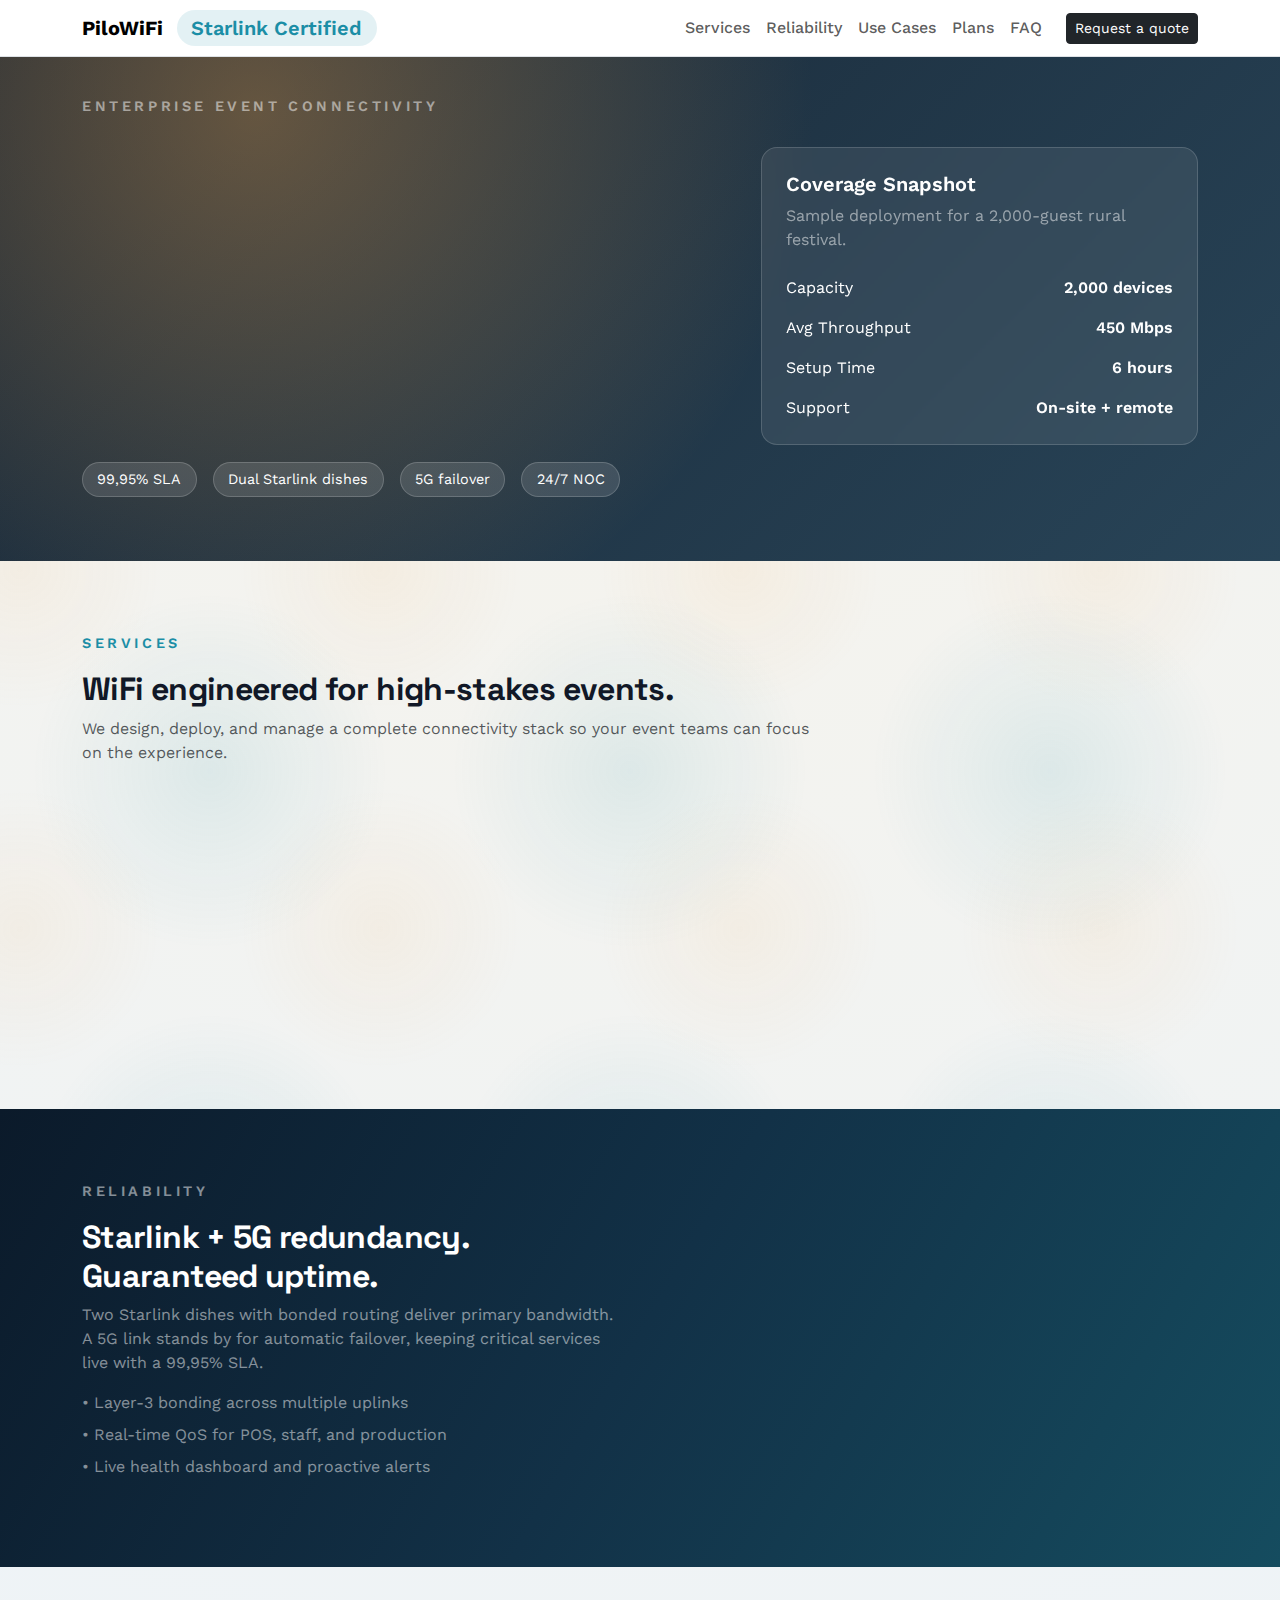
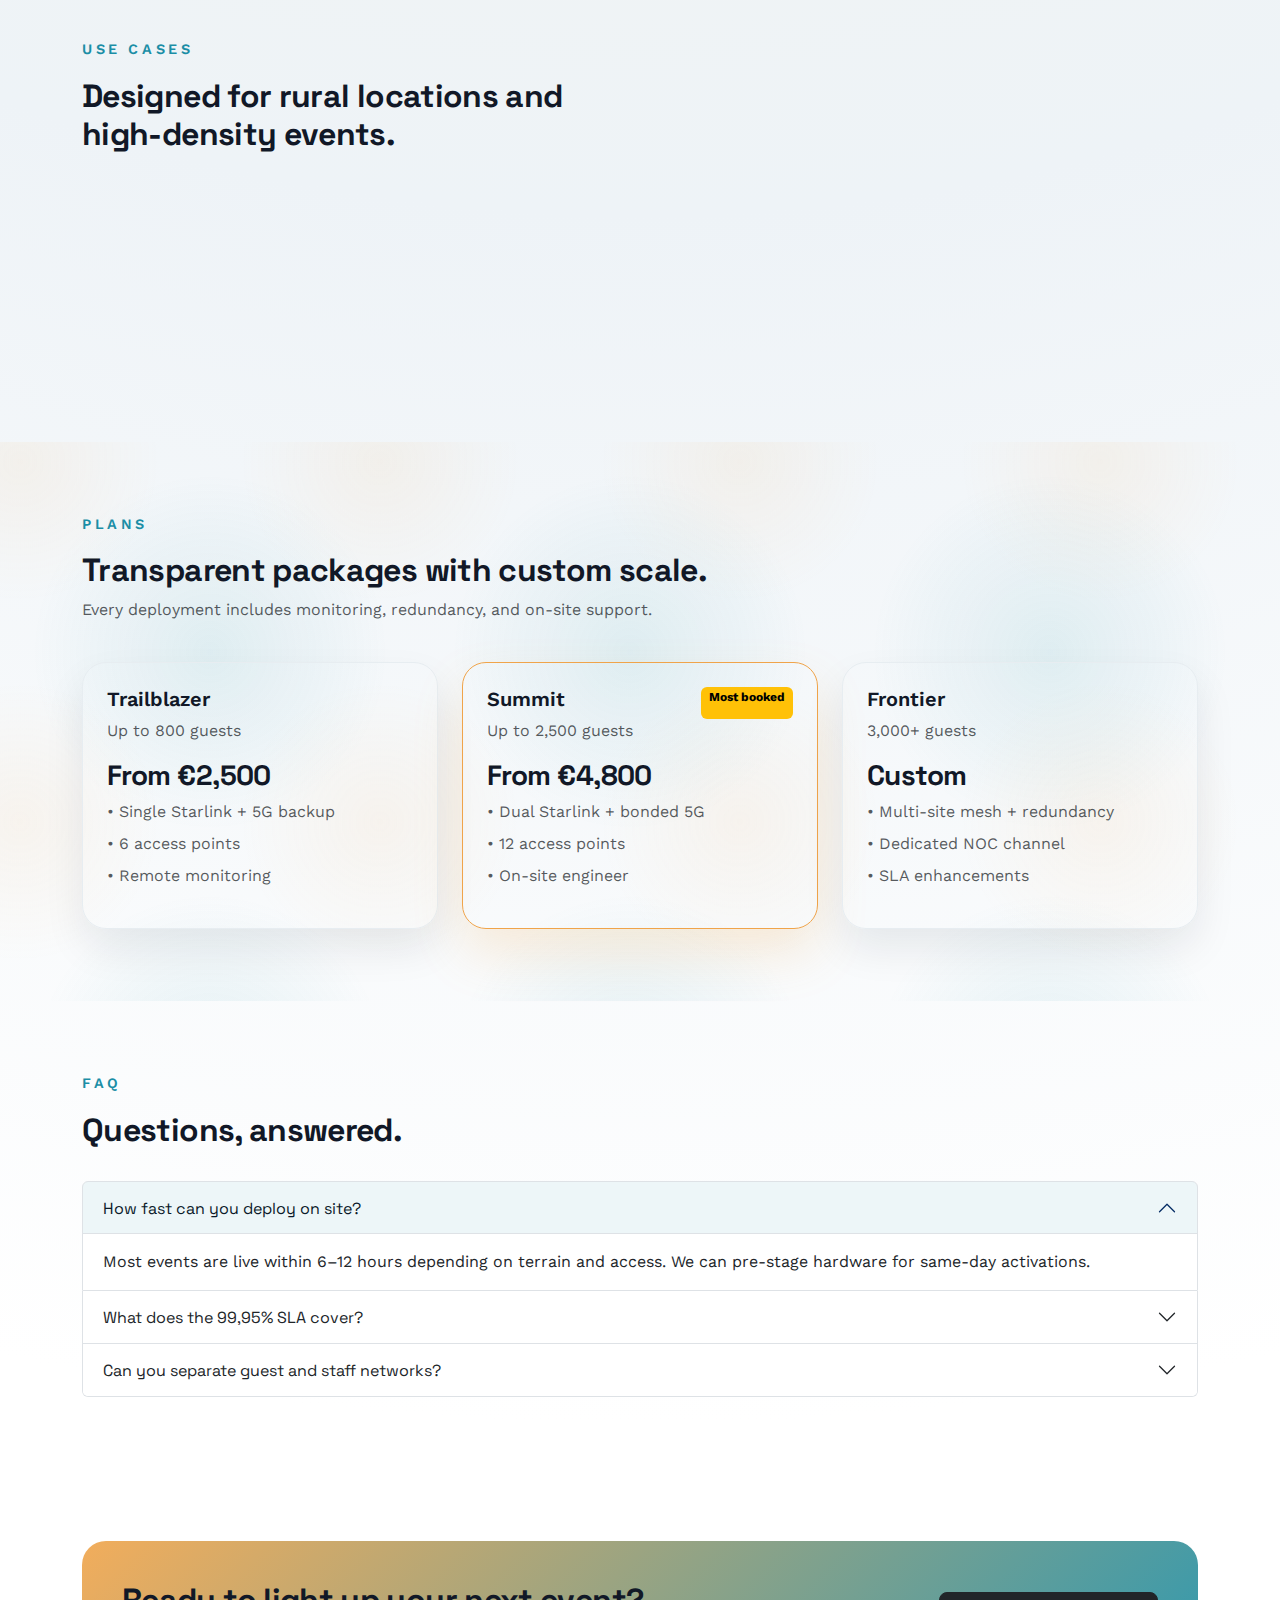
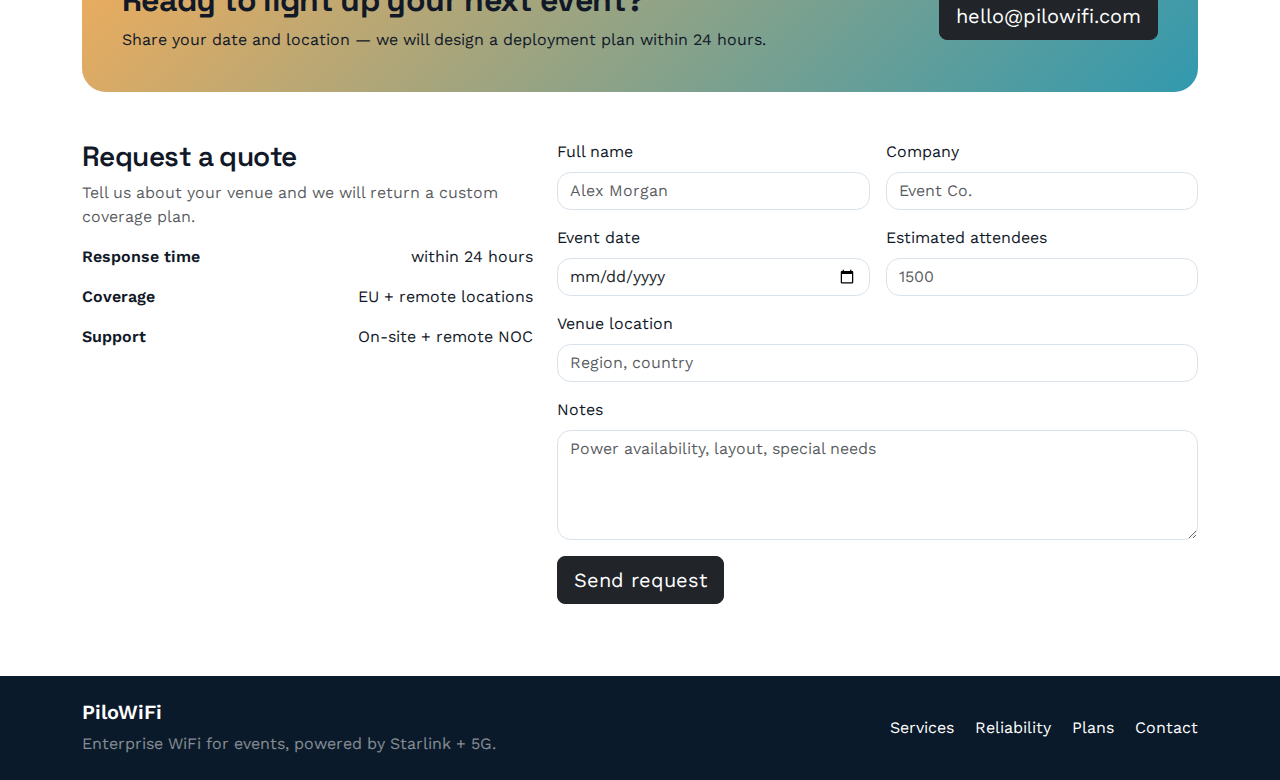
<file: index.html>
<!doctype html>
<html lang="en">
  <head>
    <meta charset="utf-8" />
    <meta name="viewport" content="width=device-width, initial-scale=1" />
    <title>PiloWiFi — Enterprise Event WiFi Anywhere</title>
    <meta
      name="description"
      content="PiloWiFi delivers enterprise-grade event WiFi anywhere with Starlink and 5G backup, backed by a 99,95% SLA."
    />

    <link
      rel="preconnect"
      href="https://fonts.googleapis.com"
    />
    <link
      rel="preconnect"
      href="https://fonts.gstatic.com"
      crossorigin
    />
    <link
      href="https://fonts.googleapis.com/css2?family=Space+Grotesk:wght@400;500;600;700&family=Work+Sans:wght@300;400;500;600&display=swap"
      rel="stylesheet"
    />
    <link
      href="https://cdn.jsdelivr.net/npm/bootstrap@5.3.3/dist/css/bootstrap.min.css"
      rel="stylesheet"
      integrity="sha384-QWTKZyjpPEjISv5WaRU9OFeRpok6YctnYmDr5pNlyT2bRjXh0JMhjY6hW+ALEwIH"
      crossorigin="anonymous"
    />

    <style>
      :root {
        --ink: #111827;
        --night: #0b1a2a;
        --ocean: #123147;
        --sand: #f4efe6;
        --sun: #f0a44a;
        --teal: #1b8ea6;
        --mist: #e7edf1;
      }

      body {
        font-family: "Work Sans", "Segoe UI", sans-serif;
        color: var(--ink);
        background: radial-gradient(circle at top, #f7f3ea 0%, #eef3f7 45%, #ffffff 75%);
      }

      h1,
      h2,
      h3,
      h4,
      .display-4 {
        font-family: "Space Grotesk", "Segoe UI", sans-serif;
        letter-spacing: -0.02em;
      }

      .nav-link {
        font-weight: 500;
      }

      .hero {
        padding: 6rem 0 4rem;
        background: linear-gradient(135deg, rgba(11, 26, 42, 0.95), rgba(18, 49, 71, 0.9)),
          url("https://images.unsplash.com/photo-1500530855697-b586d89ba3ee?auto=format&fit=crop&w=1600&q=80")
            center / cover no-repeat;
        color: #ffffff;
        position: relative;
        overflow: hidden;
      }

      .hero::after {
        content: "";
        position: absolute;
        inset: 0;
        background: radial-gradient(circle at 20% 20%, rgba(240, 164, 74, 0.35), transparent 50%);
        pointer-events: none;
      }

      .hero-content {
        position: relative;
        z-index: 1;
      }

      .cta-primary {
        background: var(--sun);
        border: none;
        color: var(--night);
        font-weight: 600;
      }

      .cta-outline {
        border: 1px solid rgba(255, 255, 255, 0.5);
        color: #ffffff;
      }

      .glass-card {
        background: rgba(255, 255, 255, 0.08);
        border: 1px solid rgba(255, 255, 255, 0.16);
        border-radius: 1rem;
        backdrop-filter: blur(8px);
      }

      .stat-chip {
        background: rgba(255, 255, 255, 0.12);
        border: 1px solid rgba(255, 255, 255, 0.18);
        border-radius: 999px;
        padding: 0.35rem 0.9rem;
        font-size: 0.9rem;
      }

      .section-label {
        font-size: 0.9rem;
        text-transform: uppercase;
        letter-spacing: 0.25em;
        color: var(--teal);
        font-weight: 600;
      }

      .service-card,
      .use-case-card {
        border: none;
        border-radius: 1.25rem;
        box-shadow: 0 18px 30px rgba(15, 23, 42, 0.08);
      }

      .service-card .card-body,
      .use-case-card .card-body {
        padding: 2rem;
      }

      .reliability {
        background: linear-gradient(120deg, #0b1a2a 0%, #123147 50%, #154c5f 100%);
        color: #ffffff;
      }

      .diagram {
        border: 1px dashed rgba(255, 255, 255, 0.35);
        border-radius: 1rem;
        padding: 1.5rem;
      }

      .plan-card {
        border-radius: 1.5rem;
        border: 1px solid var(--mist);
        box-shadow: 0 20px 40px rgba(15, 23, 42, 0.08);
      }

      .plan-card.featured {
        border-color: var(--sun);
        box-shadow: 0 25px 50px rgba(240, 164, 74, 0.18);
      }

      .cta-band {
        background: linear-gradient(135deg, rgba(240, 164, 74, 0.9), rgba(27, 142, 166, 0.9));
        color: #111827;
        border-radius: 1.5rem;
        padding: 2.5rem;
      }

      .pattern-bg {
        background-image: radial-gradient(circle, rgba(27, 142, 166, 0.1) 0, transparent 60%),
          radial-gradient(circle, rgba(240, 164, 74, 0.08) 0, transparent 55%);
        background-position: top left, bottom right;
        background-size: 420px 420px, 360px 360px;
      }

      .fade-up {
        opacity: 0;
        transform: translateY(18px);
        animation: fadeUp 0.8s ease forwards;
      }

      .delay-1 { animation-delay: 0.1s; }
      .delay-2 { animation-delay: 0.2s; }
      .delay-3 { animation-delay: 0.3s; }
      .delay-4 { animation-delay: 0.4s; }

      @keyframes fadeUp {
        to {
          opacity: 1;
          transform: translateY(0);
        }
      }

      .floating {
        animation: float 5s ease-in-out infinite;
      }

      @keyframes float {
        0%, 100% { transform: translateY(0); }
        50% { transform: translateY(-8px); }
      }

      .footer {
        background: #0b1a2a;
        color: #ffffff;
      }

      .footer a {
        color: #ffffff;
        text-decoration: none;
      }

      .badge-pill {
        background: rgba(27, 142, 166, 0.12);
        color: var(--teal);
        border-radius: 999px;
        padding: 0.35rem 0.9rem;
        font-weight: 600;
      }

      .form-control,
      .form-select {
        border-radius: 0.85rem;
        border-color: #d9e2ea;
      }

      .accordion-button:not(.collapsed) {
        background: rgba(27, 142, 166, 0.08);
        color: var(--night);
      }

      @media (max-width: 991px) {
        .hero {
          padding-top: 5rem;
        }
      }
    </style>
  </head>
  <body>
    <nav class="navbar navbar-expand-lg bg-white border-bottom fixed-top">
      <div class="container">
        <a class="navbar-brand fw-bold" href="#">
          PiloWiFi
          <span class="badge-pill ms-2">Starlink Certified</span>
        </a>
        <button
          class="navbar-toggler"
          type="button"
          data-bs-toggle="collapse"
          data-bs-target="#piloNavbar"
          aria-controls="piloNavbar"
          aria-expanded="false"
          aria-label="Toggle navigation"
        >
          <span class="navbar-toggler-icon"></span>
        </button>
        <div class="collapse navbar-collapse" id="piloNavbar">
          <ul class="navbar-nav ms-auto mb-2 mb-lg-0">
            <li class="nav-item"><a class="nav-link" href="#services">Services</a></li>
            <li class="nav-item"><a class="nav-link" href="#reliability">Reliability</a></li>
            <li class="nav-item"><a class="nav-link" href="#use-cases">Use Cases</a></li>
            <li class="nav-item"><a class="nav-link" href="#pricing">Plans</a></li>
            <li class="nav-item"><a class="nav-link" href="#faq">FAQ</a></li>
          </ul>
          <a class="btn btn-sm btn-dark ms-lg-3" href="#contact">Request a quote</a>
        </div>
      </div>
    </nav>

    <section class="hero text-white" id="home">
      <div class="container hero-content">
        <div class="row align-items-center g-5">
          <div class="col-lg-7">
            <p class="section-label text-white-50">Enterprise event connectivity</p>
            <h1 class="display-4 fw-bold mb-3 fade-up">Enterprise‑grade event WiFi anywhere.</h1>
            <p class="lead text-white-50 fade-up delay-1">
              PiloWiFi brings Starlink-powered broadband to rural venues with automated 5G backup and
              a 99,95% SLA. We deploy in hours, monitor 24/7, and keep guests online without surprises.
            </p>
            <div class="d-flex flex-wrap gap-3 fade-up delay-2">
              <a class="btn btn-lg cta-primary" href="#contact">Request a quote</a>
              <a class="btn btn-lg cta-outline" href="#reliability">See our uptime model</a>
            </div>
            <div class="d-flex flex-wrap gap-3 mt-4">
              <span class="stat-chip">99,95% SLA</span>
              <span class="stat-chip">Dual Starlink dishes</span>
              <span class="stat-chip">5G failover</span>
              <span class="stat-chip">24/7 NOC</span>
            </div>
          </div>
          <div class="col-lg-5">
            <div class="glass-card p-4 floating">
              <h5 class="fw-semibold">Coverage Snapshot</h5>
              <p class="text-white-50 mb-4">Sample deployment for a 2,000‑guest rural festival.</p>
              <div class="d-flex justify-content-between align-items-center mb-3">
                <span>Capacity</span>
                <span class="fw-semibold">2,000 devices</span>
              </div>
              <div class="d-flex justify-content-between align-items-center mb-3">
                <span>Avg Throughput</span>
                <span class="fw-semibold">450 Mbps</span>
              </div>
              <div class="d-flex justify-content-between align-items-center mb-3">
                <span>Setup Time</span>
                <span class="fw-semibold">6 hours</span>
              </div>
              <div class="d-flex justify-content-between align-items-center">
                <span>Support</span>
                <span class="fw-semibold">On‑site + remote</span>
              </div>
            </div>
          </div>
        </div>
      </div>
    </section>

    <section class="py-5 pattern-bg" id="services">
      <div class="container py-4">
        <div class="row mb-4">
          <div class="col-lg-8">
            <p class="section-label">Services</p>
            <h2 class="fw-bold">WiFi engineered for high‑stakes events.</h2>
            <p class="text-muted">
              We design, deploy, and manage a complete connectivity stack so your event teams can
              focus on the experience.
            </p>
          </div>
        </div>
        <div class="row g-4">
          <div class="col-md-6 col-lg-3">
            <div class="card service-card h-100 fade-up delay-1">
              <div class="card-body">
                <h5 class="fw-semibold">Event WiFi</h5>
                <p class="text-muted">Premium guest networks with captive portals, bandwidth control, and live monitoring.</p>
              </div>
            </div>
          </div>
          <div class="col-md-6 col-lg-3">
            <div class="card service-card h-100 fade-up delay-2">
              <div class="card-body">
                <h5 class="fw-semibold">Production Networks</h5>
                <p class="text-muted">Separate VLANs for vendors, ticketing, cashless, livestreams, and press.</p>
              </div>
            </div>
          </div>
          <div class="col-md-6 col-lg-3">
            <div class="card service-card h-100 fade-up delay-3">
              <div class="card-body">
                <h5 class="fw-semibold">Rapid Deployment</h5>
                <p class="text-muted">Modular kits with quick‑mount towers and redundant power for remote sites.</p>
              </div>
            </div>
          </div>
          <div class="col-md-6 col-lg-3">
            <div class="card service-card h-100 fade-up delay-4">
              <div class="card-body">
                <h5 class="fw-semibold">24/7 NOC</h5>
                <p class="text-muted">Real‑time telemetry, automated failover, and on‑call engineers during your event.</p>
              </div>
            </div>
          </div>
        </div>
      </div>
    </section>

    <section class="reliability py-5" id="reliability">
      <div class="container py-4">
        <div class="row align-items-center g-5">
          <div class="col-lg-6">
            <p class="section-label text-white-50">Reliability</p>
            <h2 class="fw-bold">Starlink + 5G redundancy. Guaranteed uptime.</h2>
            <p class="text-white-50">
              Two Starlink dishes with bonded routing deliver primary bandwidth. A 5G link stands by
              for automatic failover, keeping critical services live with a 99,95% SLA.
            </p>
            <ul class="list-unstyled text-white-50">
              <li class="mb-2">• Layer‑3 bonding across multiple uplinks</li>
              <li class="mb-2">• Real‑time QoS for POS, staff, and production</li>
              <li class="mb-2">• Live health dashboard and proactive alerts</li>
            </ul>
          </div>
          <div class="col-lg-6">
            <div class="diagram fade-up">
              <div class="d-flex justify-content-between align-items-center mb-4">
                <span class="badge text-bg-light">Primary</span>
                <span class="fw-semibold">Dual Starlink Dishes</span>
              </div>
              <div class="d-flex justify-content-between align-items-center mb-4">
                <span class="badge text-bg-warning">Backup</span>
                <span class="fw-semibold">5G + LTE Router</span>
              </div>
              <div class="d-flex justify-content-between align-items-center">
                <span class="badge text-bg-info">Output</span>
                <span class="fw-semibold">Managed WiFi Mesh</span>
              </div>
              <div class="mt-4 small text-white-50">Automated switchover in under 2 seconds.</div>
            </div>
          </div>
        </div>
      </div>
    </section>

    <section class="py-5" id="use-cases">
      <div class="container py-4">
        <div class="row mb-4">
          <div class="col-lg-7">
            <p class="section-label">Use Cases</p>
            <h2 class="fw-bold">Designed for rural locations and high‑density events.</h2>
          </div>
        </div>
        <div class="row g-4">
          <div class="col-md-6 col-lg-4">
            <div class="card use-case-card h-100 fade-up delay-1">
              <div class="card-body">
                <h5 class="fw-semibold">Festivals & Markets</h5>
                <p class="text-muted">Payment terminals, guest WiFi, and livestream networks even when there is no fiber.</p>
              </div>
            </div>
          </div>
          <div class="col-md-6 col-lg-4">
            <div class="card use-case-card h-100 fade-up delay-2">
              <div class="card-body">
                <h5 class="fw-semibold">Corporate Retreats</h5>
                <p class="text-muted">Reliable conferencing, secure VPN access, and fast setup for executive teams.</p>
              </div>
            </div>
          </div>
          <div class="col-md-6 col-lg-4">
            <div class="card use-case-card h-100 fade-up delay-3">
              <div class="card-body">
                <h5 class="fw-semibold">Sports & Outdoor Events</h5>
                <p class="text-muted">Live scoring, media uplink, and broadcast‑ready connectivity on the move.</p>
              </div>
            </div>
          </div>
        </div>
      </div>
    </section>

    <section class="py-5 pattern-bg" id="pricing">
      <div class="container py-4">
        <div class="row mb-4">
          <div class="col-lg-7">
            <p class="section-label">Plans</p>
            <h2 class="fw-bold">Transparent packages with custom scale.</h2>
            <p class="text-muted">Every deployment includes monitoring, redundancy, and on‑site support.</p>
          </div>
        </div>
        <div class="row g-4 align-items-stretch">
          <div class="col-lg-4">
            <div class="plan-card h-100 p-4">
              <h5 class="fw-semibold">Trailblazer</h5>
              <p class="text-muted">Up to 800 guests</p>
              <h3 class="fw-bold">From €2,500</h3>
              <ul class="list-unstyled text-muted">
                <li class="mb-2">• Single Starlink + 5G backup</li>
                <li class="mb-2">• 6 access points</li>
                <li class="mb-2">• Remote monitoring</li>
              </ul>
            </div>
          </div>
          <div class="col-lg-4">
            <div class="plan-card featured h-100 p-4">
              <div class="d-flex justify-content-between">
                <h5 class="fw-semibold">Summit</h5>
                <span class="badge text-bg-warning">Most booked</span>
              </div>
              <p class="text-muted">Up to 2,500 guests</p>
              <h3 class="fw-bold">From €4,800</h3>
              <ul class="list-unstyled text-muted">
                <li class="mb-2">• Dual Starlink + bonded 5G</li>
                <li class="mb-2">• 12 access points</li>
                <li class="mb-2">• On‑site engineer</li>
              </ul>
            </div>
          </div>
          <div class="col-lg-4">
            <div class="plan-card h-100 p-4">
              <h5 class="fw-semibold">Frontier</h5>
              <p class="text-muted">3,000+ guests</p>
              <h3 class="fw-bold">Custom</h3>
              <ul class="list-unstyled text-muted">
                <li class="mb-2">• Multi‑site mesh + redundancy</li>
                <li class="mb-2">• Dedicated NOC channel</li>
                <li class="mb-2">• SLA enhancements</li>
              </ul>
            </div>
          </div>
        </div>
      </div>
    </section>

    <section class="py-5" id="faq">
      <div class="container py-4">
        <div class="row mb-4">
          <div class="col-lg-6">
            <p class="section-label">FAQ</p>
            <h2 class="fw-bold">Questions, answered.</h2>
          </div>
        </div>
        <div class="accordion" id="faqAccordion">
          <div class="accordion-item">
            <h2 class="accordion-header">
              <button class="accordion-button" type="button" data-bs-toggle="collapse" data-bs-target="#faqOne">
                How fast can you deploy on site?
              </button>
            </h2>
            <div id="faqOne" class="accordion-collapse collapse show" data-bs-parent="#faqAccordion">
              <div class="accordion-body">
                Most events are live within 6–12 hours depending on terrain and access. We can pre‑stage
                hardware for same‑day activations.
              </div>
            </div>
          </div>
          <div class="accordion-item">
            <h2 class="accordion-header">
              <button class="accordion-button collapsed" type="button" data-bs-toggle="collapse" data-bs-target="#faqTwo">
                What does the 99,95% SLA cover?
              </button>
            </h2>
            <div id="faqTwo" class="accordion-collapse collapse" data-bs-parent="#faqAccordion">
              <div class="accordion-body">
                It covers connectivity uptime for the managed WiFi service with redundant uplinks and
                monitored routing.
              </div>
            </div>
          </div>
          <div class="accordion-item">
            <h2 class="accordion-header">
              <button class="accordion-button collapsed" type="button" data-bs-toggle="collapse" data-bs-target="#faqThree">
                Can you separate guest and staff networks?
              </button>
            </h2>
            <div id="faqThree" class="accordion-collapse collapse" data-bs-parent="#faqAccordion">
              <div class="accordion-body">
                Yes. We configure separate SSIDs and VLANs with QoS prioritization for POS, staff, and media.
              </div>
            </div>
          </div>
        </div>
      </div>
    </section>

    <section class="py-5" id="contact">
      <div class="container py-4">
        <div class="cta-band mb-5">
          <div class="row align-items-center">
            <div class="col-lg-8">
              <h2 class="fw-bold">Ready to light up your next event?</h2>
              <p class="mb-0">Share your date and location — we will design a deployment plan within 24 hours.</p>
            </div>
            <div class="col-lg-4 text-lg-end mt-3 mt-lg-0">
              <a class="btn btn-dark btn-lg" href="mailto:hello@pilowifi.com">hello@pilowifi.com</a>
            </div>
          </div>
        </div>

        <div class="row g-4">
          <div class="col-lg-5">
            <h3 class="fw-semibold">Request a quote</h3>
            <p class="text-muted">Tell us about your venue and we will return a custom coverage plan.</p>
            <div class="d-grid gap-3">
              <div class="d-flex justify-content-between">
                <span class="fw-semibold">Response time</span>
                <span>within 24 hours</span>
              </div>
              <div class="d-flex justify-content-between">
                <span class="fw-semibold">Coverage</span>
                <span>EU + remote locations</span>
              </div>
              <div class="d-flex justify-content-between">
                <span class="fw-semibold">Support</span>
                <span>On‑site + remote NOC</span>
              </div>
            </div>
          </div>
          <div class="col-lg-7">
            <form class="row g-3">
              <div class="col-md-6">
                <label class="form-label">Full name</label>
                <input type="text" class="form-control" placeholder="Alex Morgan" />
              </div>
              <div class="col-md-6">
                <label class="form-label">Company</label>
                <input type="text" class="form-control" placeholder="Event Co." />
              </div>
              <div class="col-md-6">
                <label class="form-label">Event date</label>
                <input type="date" class="form-control" />
              </div>
              <div class="col-md-6">
                <label class="form-label">Estimated attendees</label>
                <input type="number" class="form-control" placeholder="1500" />
              </div>
              <div class="col-12">
                <label class="form-label">Venue location</label>
                <input type="text" class="form-control" placeholder="Region, country" />
              </div>
              <div class="col-12">
                <label class="form-label">Notes</label>
                <textarea class="form-control" rows="4" placeholder="Power availability, layout, special needs"></textarea>
              </div>
              <div class="col-12">
                <button class="btn btn-dark btn-lg" type="submit">Send request</button>
              </div>
            </form>
          </div>
        </div>
      </div>
    </section>

    <footer class="footer py-4">
      <div class="container">
        <div class="row align-items-center">
          <div class="col-md-6">
            <h5 class="fw-semibold">PiloWiFi</h5>
            <p class="text-white-50 mb-0">Enterprise WiFi for events, powered by Starlink + 5G.</p>
          </div>
          <div class="col-md-6 text-md-end mt-3 mt-md-0">
            <a class="me-3" href="#services">Services</a>
            <a class="me-3" href="#reliability">Reliability</a>
            <a class="me-3" href="#pricing">Plans</a>
            <a href="#contact">Contact</a>
          </div>
        </div>
      </div>
    </footer>

    <script
      src="https://cdn.jsdelivr.net/npm/bootstrap@5.3.3/dist/js/bootstrap.bundle.min.js"
      integrity="sha384-YvpcrYf0tY3lHB60NNkmXc5s9fDVZLESaAA55NDzOxhy9GkcIdslK1eN7N6jIeHz"
      crossorigin="anonymous"
    ></script>
  </body>
</html>
</file>
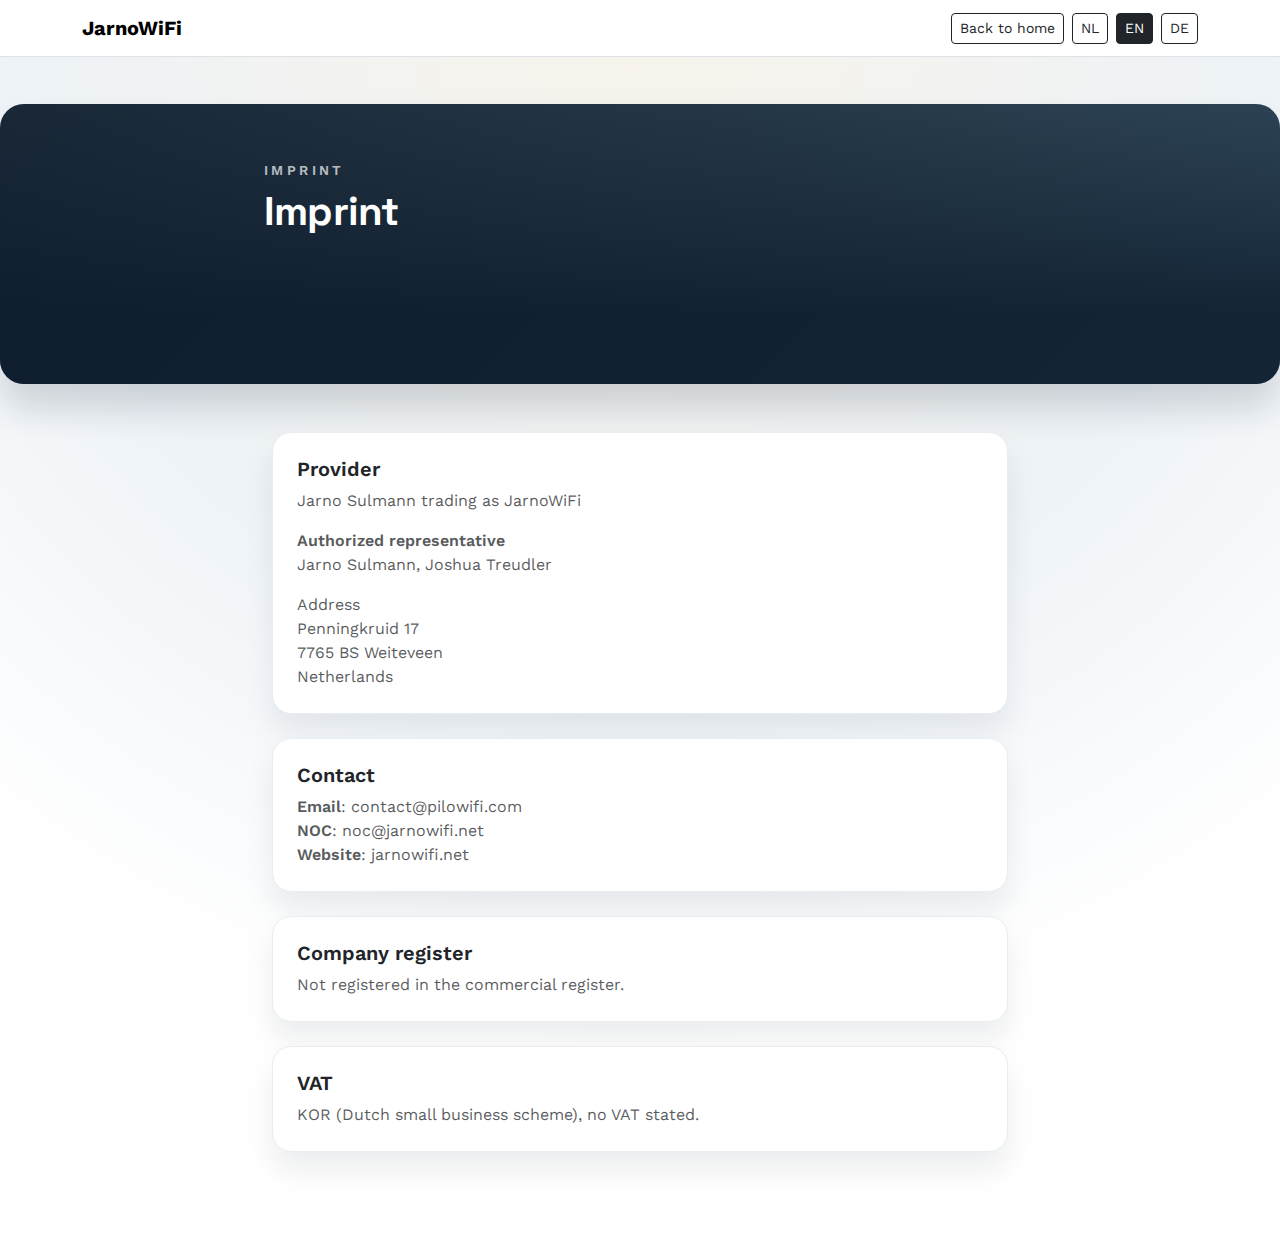
<file: docs/imprint.html>
<!doctype html>
<html lang="de">
  <head>
    <meta charset="utf-8" />
    <meta name="viewport" content="width=device-width, initial-scale=1" />
    <title>Impressum — JarnoWiFi</title>
    <meta name="description" content="Impressum von JarnoWiFi." />
    <link rel="alternate" hreflang="nl" href="?lang=nl" />
    <link rel="alternate" hreflang="en" href="?lang=en" />
    <link rel="alternate" hreflang="de" href="?lang=de" />
    <link rel="alternate" hreflang="x-default" href="?lang=de" />

    <link rel="preconnect" href="https://fonts.googleapis.com" />
    <link rel="preconnect" href="https://fonts.gstatic.com" crossorigin />
    <link
      href="https://fonts.googleapis.com/css2?family=Space+Grotesk:wght@400;500;600;700&family=Work+Sans:wght@300;400;500;600&display=swap"
      rel="stylesheet"
    />
    <link
      href="https://cdn.jsdelivr.net/npm/bootstrap@5.3.3/dist/css/bootstrap.min.css"
      rel="stylesheet"
      integrity="sha384-QWTKZyjpPEjISv5WaRU9OFeRpok6YctnYmDr5pNlyT2bRjXh0JMhjY6hW+ALEwIH"
      crossorigin="anonymous"
    />
    <!-- Google tag (gtag.js) -->
    <script async src="https://www.googletagmanager.com/gtag/js?id=G-D6BR389F7B"></script>
    <script>
      window.dataLayer = window.dataLayer || [];
      function gtag(){dataLayer.push(arguments);}
      gtag('js', new Date());

      gtag('config', 'G-D6BR389F7B');
    </script>

    <style>
      :root {
        --ink: #111827;
        --night: #0b1a2a;
        --teal: #1b8ea6;
        --mist: #e7edf1;
      }

      body {
        font-family: "Work Sans", "Segoe UI", sans-serif;
        color: var(--ink);
        background: radial-gradient(circle at top, #f7f3ea 0%, #eef3f7 45%, #ffffff 75%);
      }

      h1,
      h2,
      h3,
      h4 {
        font-family: "Space Grotesk", "Segoe UI", sans-serif;
        letter-spacing: -0.02em;
      }

      .section-label {
        font-size: 0.85rem;
        text-transform: uppercase;
        letter-spacing: 0.25em;
        color: var(--teal);
        font-weight: 600;
      }

      .info-card {
        border-radius: 1.2rem;
        border: 1px solid var(--mist);
        box-shadow: 0 18px 30px rgba(15, 23, 42, 0.08);
      }

      .page-shell {
        padding-top: 6.5rem;
        padding-bottom: 4rem;
      }

      .hero-video {
        position: relative;
        min-height: 280px;
        border-radius: 1.5rem;
        overflow: hidden;
        background: linear-gradient(135deg, rgba(11, 26, 42, 0.92), rgba(18, 49, 71, 0.82));
        box-shadow: 0 24px 36px rgba(15, 23, 42, 0.16);
      }

      .hero-video__media {
        position: absolute;
        inset: 0;
        width: 100%;
        height: 100%;
        object-fit: cover;
      }

      .hero-video__overlay {
        position: absolute;
        inset: 0;
        background: linear-gradient(180deg, rgba(11, 26, 42, 0.2) 0%, rgba(11, 26, 42, 0.82) 75%);
      }

      .hero-video__content {
        position: relative;
        z-index: 1;
        padding: 3.5rem 0;
        color: #ffffff;
      }

      .hero-video .section-label {
        color: rgba(255, 255, 255, 0.7);
      }

      @media (max-width: 768px) {
        .hero-video {
          min-height: 220px;
        }

        .hero-video__content {
          padding: 2.5rem 0;
        }
      }

      @media (prefers-reduced-motion: reduce) {
        .hero-video__media {
          display: none;
        }
      }
    </style>
  </head>
  <body>
    <nav class="navbar navbar-expand-lg bg-white border-bottom fixed-top">
      <div class="container">
        <a class="navbar-brand fw-bold" href="/">JarnoWiFi</a>
        <div class="ms-auto d-flex flex-column flex-lg-row align-items-lg-center gap-2">
          <a class="btn btn-sm btn-outline-dark" href="/" data-home-link data-i18n="nav.home">Zurück zur Startseite</a>
          <div class="d-flex gap-2">
            <a class="btn btn-sm btn-outline-dark" href="?lang=nl" data-lang="nl">NL</a>
            <a class="btn btn-sm btn-outline-dark" href="?lang=en" data-lang="en">EN</a>
            <a class="btn btn-sm btn-dark" href="?lang=de" data-lang="de">DE</a>
          </div>
        </div>
      </div>
    </nav>

    <main class="page-shell">
      <section class="hero-video mb-5">
        <video
          class="hero-video__media"
          autoplay
          muted
          loop
          playsinline
          preload="metadata"
          aria-hidden="true"
        >
          <source src="https://cdn.treudler.net/jarnowifi/website/background-video-1.mp4" type="video/mp4" />
        </video>
        <div class="hero-video__overlay"></div>
        <div class="container hero-video__content">
          <div class="row justify-content-center">
            <div class="col-lg-8">
              <p class="section-label mb-2" data-i18n="impressum.label">Impressum</p>
              <h1 class="fw-bold mb-3" data-i18n="impressum.title">Impressum</h1>
            </div>
          </div>
        </div>
      </section>

      <div class="container">
        <div class="row justify-content-center">
          <div class="col-lg-8">
            <div class="card info-card p-4 mb-4">
              <h5 class="fw-semibold" data-i18n="impressum.provider.title">Anbieter</h5>
              <div class="text-muted">
                <div data-i18n="impressum.provider.value">Jarno Sulmann trading as JarnoWiFi</div>
                <div class="mt-3 fw-semibold" data-i18n="impressum.represented.title">Vertretungsberechtigte Person</div>
                <div data-i18n="impressum.represented.value">Jarno Sulmann, Joshua Treudler</div>
                <div class="mt-3" data-i18n="impressum.address.title">Adresse</div>
                <div data-i18n="impressum.address.line1">Penningkruid 17</div>
                <div data-i18n="impressum.address.line2">7765 BS Weiteveen</div>
                <div data-i18n="impressum.address.line3">Niederlande</div>
              </div>
            </div>

            <div class="card info-card p-4 mb-4">
              <h5 class="fw-semibold" data-i18n="impressum.contact.title">Kontakt</h5>
              <div class="text-muted">
                <div>
                  <span class="fw-semibold" data-i18n="impressum.contact.emailLabel">E-Mail</span>:
                  <span data-i18n="impressum.contact.emailValue">contact@pilowifi.com</span>
                </div>
                <div>
                  <span class="fw-semibold" data-i18n="impressum.contact.nocLabel">NOC</span>:
                  <span data-i18n="impressum.contact.nocValue">noc@jarnowifi.net</span>
                </div>
                <div>
                  <span class="fw-semibold" data-i18n="impressum.contact.webLabel">Website</span>:
                  <span data-i18n="impressum.contact.webValue">jarnowifi.net</span>
                </div>
              </div>
            </div>

            <div class="card info-card p-4 mb-4">
              <h5 class="fw-semibold" data-i18n="impressum.register.title">Registereintrag</h5>
              <p class="text-muted mb-0" data-i18n="impressum.register.value">Nicht im Handelsregister eingetragen.</p>
            </div>

            <div class="card info-card p-4 mb-4">
              <h5 class="fw-semibold" data-i18n="impressum.vat.title">BTW</h5>
              <p class="text-muted mb-0" data-i18n="impressum.vat.value">KOR (kleineondernemersregeling), geen btw vermeld.</p>
            </div>

          </div>
        </div>
      </div>
    </main>

    <script>
      const translations = {
        nl: {
          meta: {
            title: "Impressum — JarnoWiFi",
            description: "Impressum van JarnoWiFi."
          },
          "nav.home": "Terug naar start",
          "impressum.label": "Impressum",
          "impressum.title": "Impressum",
          "impressum.provider.title": "Aanbieder",
          "impressum.provider.value": "Jarno Sulmann handelend als JarnoWiFi",
          "impressum.address.title": "Adres",
          "impressum.address.line1": "Penningkruid 17",
          "impressum.address.line2": "7765 BS Weiteveen",
          "impressum.address.line3": "Nederland",
          "impressum.contact.title": "Contact",
          "impressum.contact.emailLabel": "E-mail",
          "impressum.contact.emailValue": "contact@pilowifi.com",
          "impressum.contact.nocLabel": "NOC",
          "impressum.contact.nocValue": "noc@jarnowifi.net",
          "impressum.contact.webLabel": "Website",
          "impressum.contact.webValue": "jarnowifi.net",
          "impressum.represented.title": "Vertegenwoordiger",
          "impressum.represented.value": "Jarno Sulmann, Joshua Treudler",
          "impressum.register.title": "Registratie",
          "impressum.register.value": "Niet ingeschreven in het handelsregister.",
          "impressum.vat.title": "BTW",
          "impressum.vat.value": "KOR (kleineondernemersregeling), geen btw vermeld."
        },
        en: {
          meta: {
            title: "Imprint — JarnoWiFi",
            description: "Imprint for JarnoWiFi."
          },
          "nav.home": "Back to home",
          "impressum.label": "Imprint",
          "impressum.title": "Imprint",
          "impressum.provider.title": "Provider",
          "impressum.provider.value": "Jarno Sulmann trading as JarnoWiFi",
          "impressum.address.title": "Address",
          "impressum.address.line1": "Penningkruid 17",
          "impressum.address.line2": "7765 BS Weiteveen",
          "impressum.address.line3": "Netherlands",
          "impressum.contact.title": "Contact",
          "impressum.contact.emailLabel": "Email",
          "impressum.contact.emailValue": "contact@pilowifi.com",
          "impressum.contact.nocLabel": "NOC",
          "impressum.contact.nocValue": "noc@jarnowifi.net",
          "impressum.contact.webLabel": "Website",
          "impressum.contact.webValue": "jarnowifi.net",
          "impressum.represented.title": "Authorized representative",
          "impressum.represented.value": "Jarno Sulmann, Joshua Treudler",
          "impressum.register.title": "Company register",
          "impressum.register.value": "Not registered in the commercial register.",
          "impressum.vat.title": "VAT",
          "impressum.vat.value": "KOR (Dutch small business scheme), no VAT stated."
        },
        de: {
          meta: {
            title: "Impressum — JarnoWiFi",
            description: "Impressum von JarnoWiFi."
          },
          "nav.home": "Zurück zur Startseite",
          "impressum.label": "Impressum",
          "impressum.title": "Impressum",
          "impressum.provider.title": "Anbieter",
          "impressum.provider.value": "Jarno Sulmann trading as JarnoWiFi",
          "impressum.address.title": "Adresse",
          "impressum.address.line1": "Penningkruid 17",
          "impressum.address.line2": "7765 BS Weiteveen",
          "impressum.address.line3": "Niederlande",
          "impressum.contact.title": "Kontakt",
          "impressum.contact.emailLabel": "E-Mail",
          "impressum.contact.emailValue": "contact@pilowifi.com",
          "impressum.contact.nocLabel": "NOC",
          "impressum.contact.nocValue": "noc@jarnowifi.net",
          "impressum.contact.webLabel": "Website",
          "impressum.contact.webValue": "jarnowifi.net",
          "impressum.represented.title": "Vertretungsberechtigte Person",
          "impressum.represented.value": "Jarno Sulmann, Joshua Treudler",
          "impressum.register.title": "Registereintrag",
          "impressum.register.value": "Nicht im Handelsregister eingetragen.",
          "impressum.vat.title": "BTW",
          "impressum.vat.value": "KOR (niederländische Kleinunternehmerregelung), keine Umsatzsteuer ausgewiesen."
        }
      };

      const textNodes = document.querySelectorAll("[data-i18n]");
      const languageButtons = document.querySelectorAll("[data-lang]");
      const homeLink = document.querySelector("[data-home-link]");

      function setLanguage(lang, options = {}) {
        const { updateUrl = true } = options;
        const dict = translations[lang];
        if (!dict) {
          return;
        }

        document.documentElement.lang = lang;
        document.title = dict.meta.title;

        const description = document.querySelector('meta[name="description"]');
        if (description) {
          description.setAttribute("content", dict.meta.description);
        }

        textNodes.forEach((node) => {
          const key = node.dataset.i18n;
          if (dict[key] !== undefined) {
            node.textContent = dict[key];
          }
        });

        languageButtons.forEach((button) => {
          const isActive = button.dataset.lang === lang;
          button.classList.toggle("btn-dark", isActive);
          button.classList.toggle("btn-outline-dark", !isActive);
          if (isActive) {
            button.setAttribute("aria-current", "page");
          } else {
            button.removeAttribute("aria-current");
          }
        });

        if (homeLink) {
          homeLink.setAttribute("href", `/?lang=${lang}`);
        }

        if (updateUrl) {
          const url = new URL(window.location);
          url.searchParams.set("lang", lang);
          window.history.replaceState({}, "", url);
        }

        localStorage.setItem("lang", lang);
      }

      function normalizeLang(lang) {
        if (!lang) {
          return null;
        }
        return lang.toLowerCase().split("-")[0];
      }

      function getLanguageFromQuery() {
        const params = new URLSearchParams(window.location.search);
        const lang = normalizeLang(params.get("lang"));
        return translations[lang] ? lang : null;
      }

      function getLanguageFromNavigator() {
        const lang = normalizeLang(
          Array.isArray(navigator.languages) && navigator.languages.length > 0
            ? navigator.languages[0]
            : navigator.language
        );
        return translations[lang] ? lang : null;
      }

      const queryLang = getLanguageFromQuery();
      const storedLang = localStorage.getItem("lang");
      const browserLang = getLanguageFromNavigator();
      const initialLang = queryLang || (translations[storedLang] ? storedLang : null) || browserLang || "de";
      setLanguage(initialLang, { updateUrl: false });

      languageButtons.forEach((button) => {
        button.addEventListener("click", (event) => {
          event.preventDefault();
          setLanguage(button.dataset.lang);
        });
      });
    </script>
  </body>
</html>
</file>
